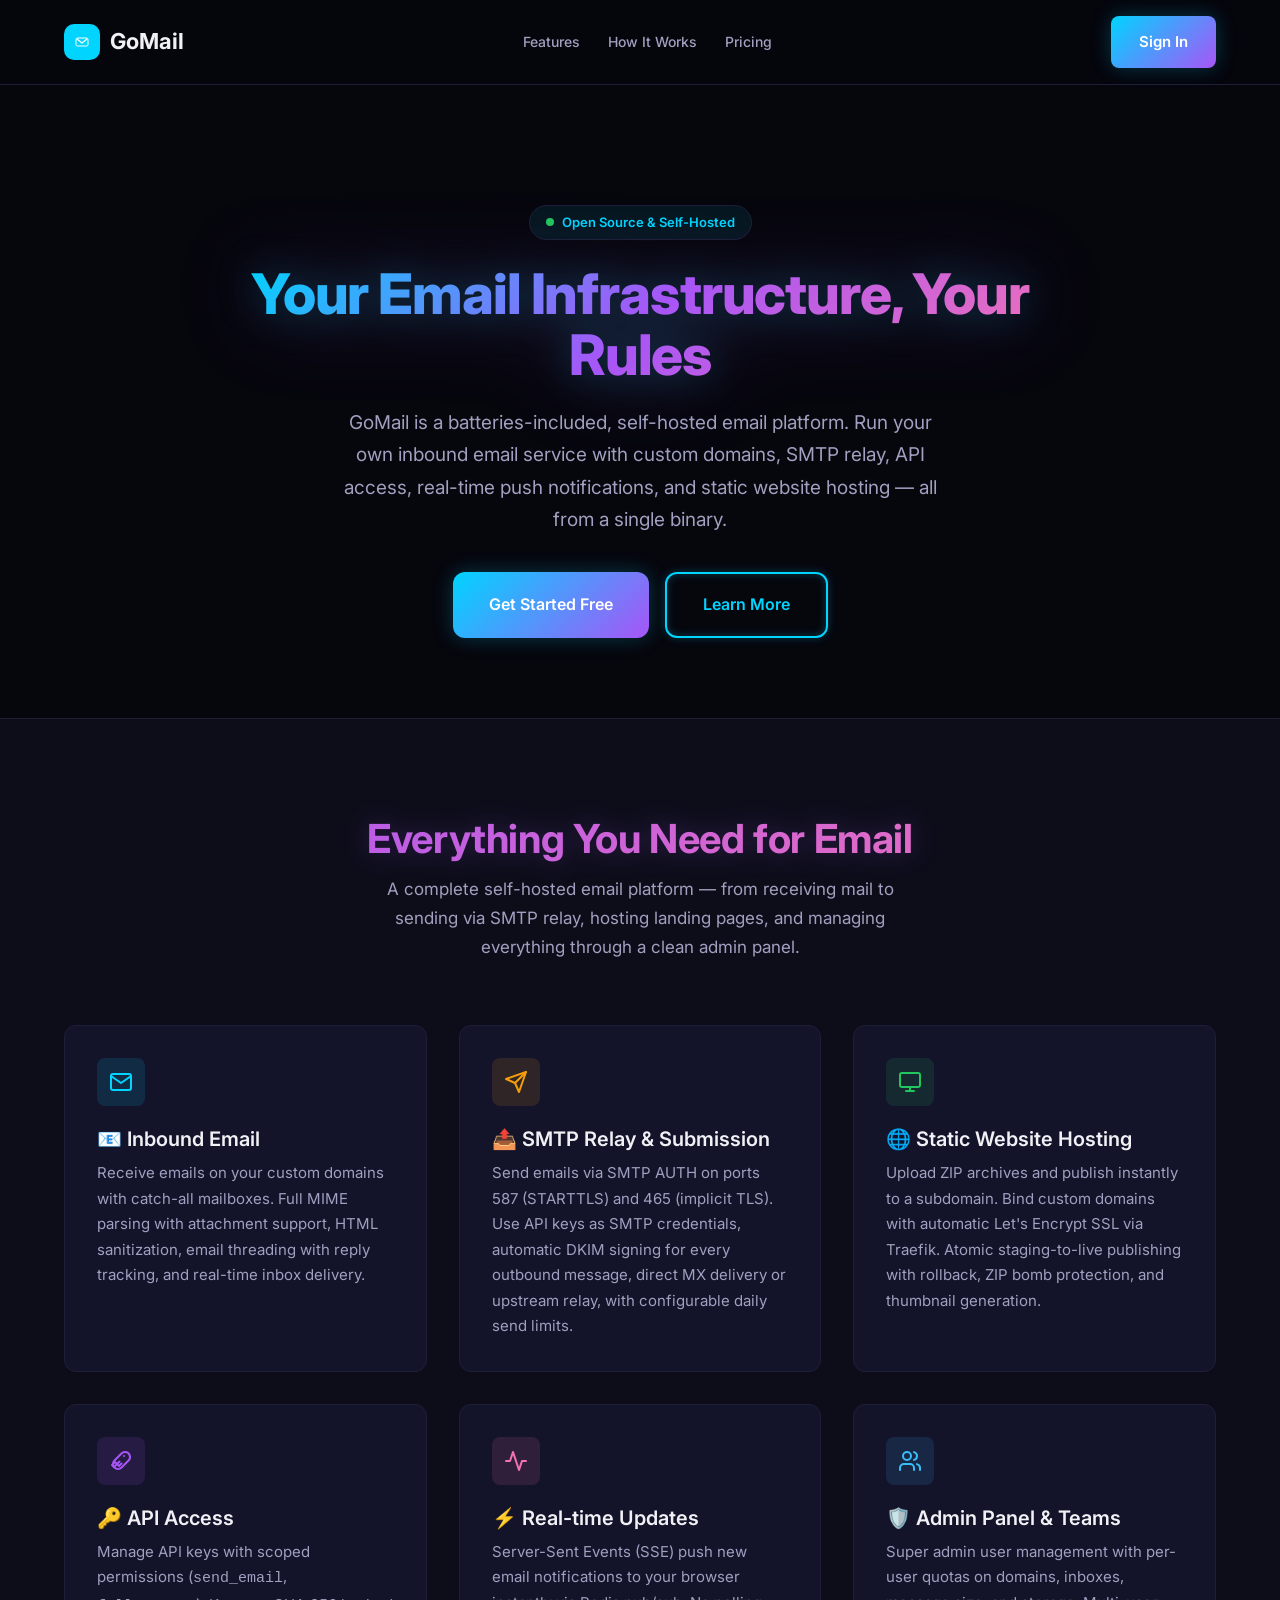
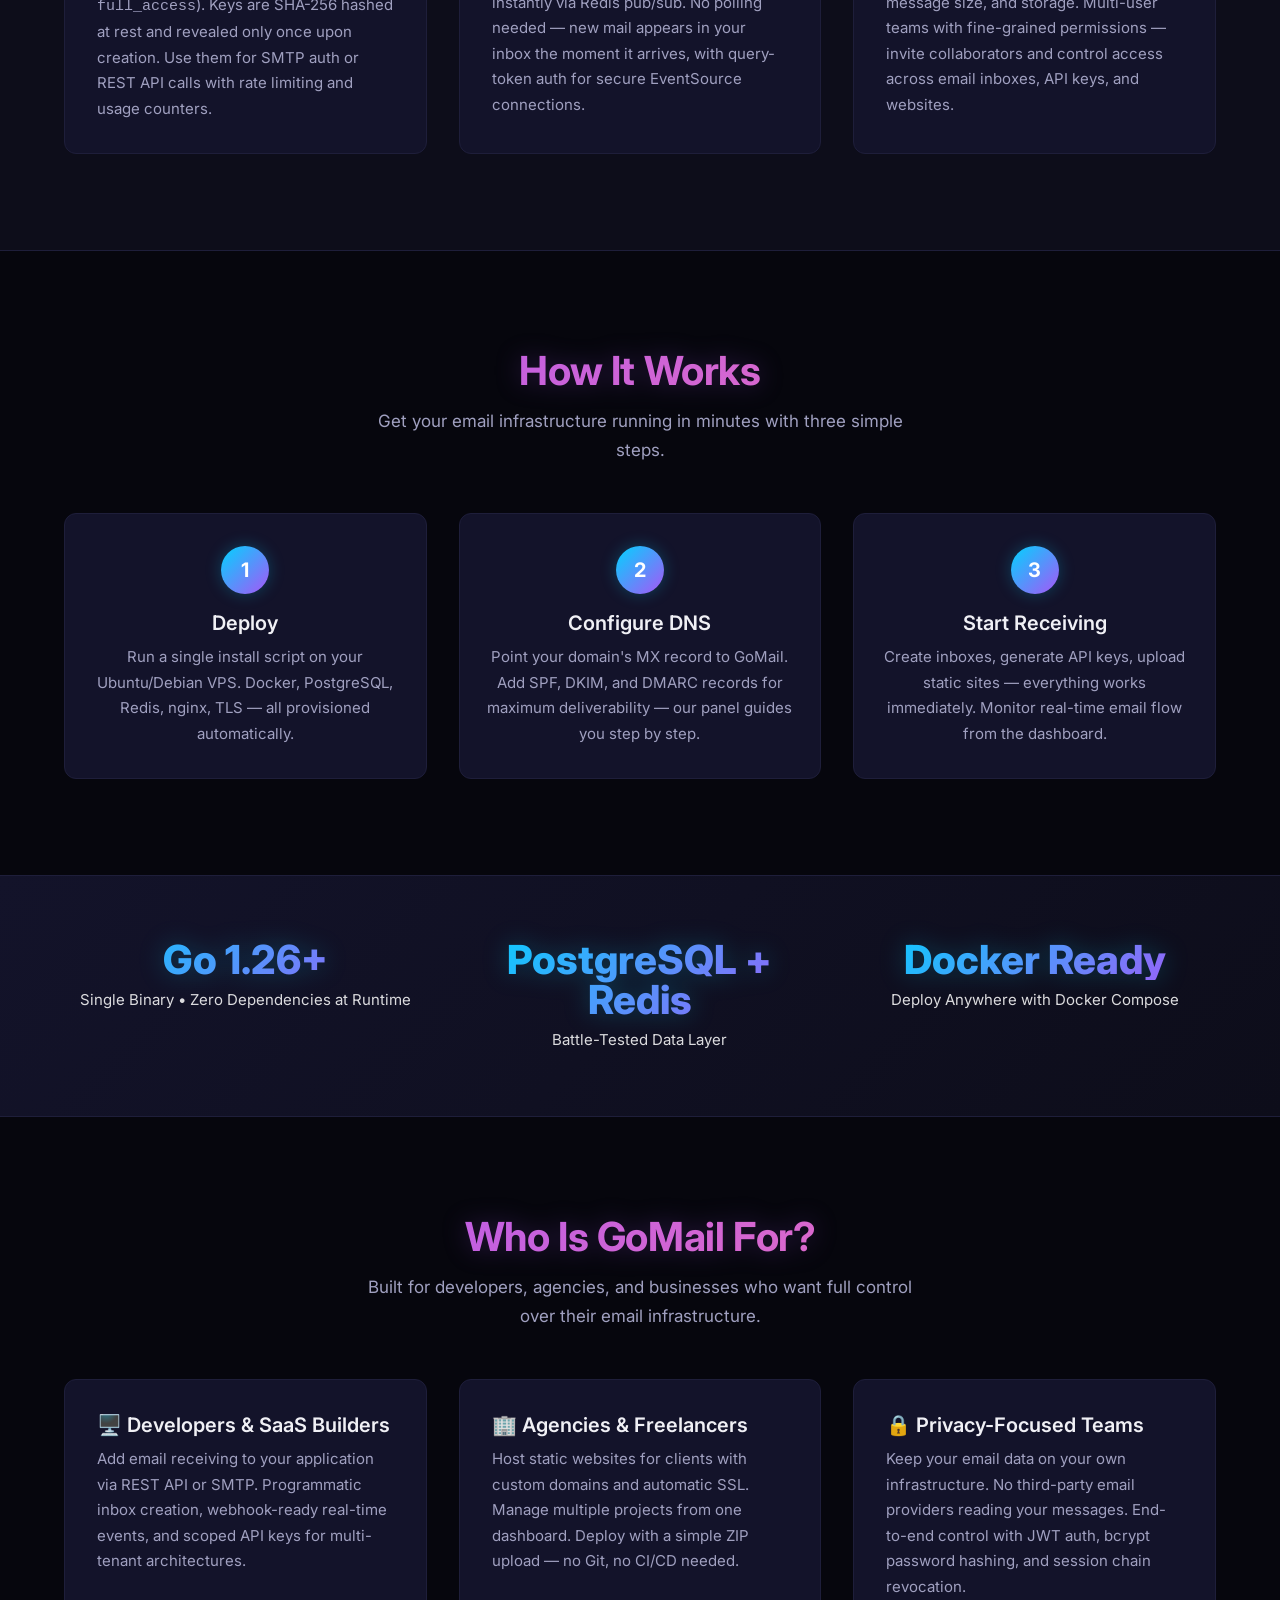
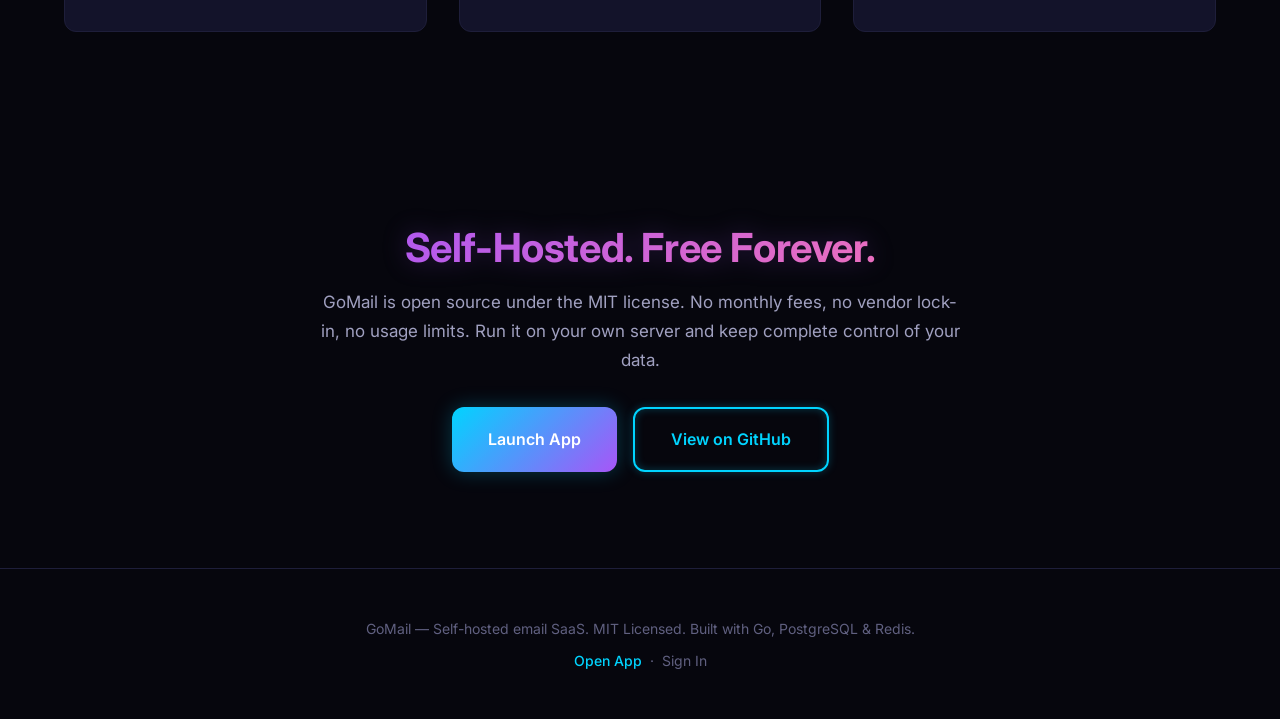
<file: landing/index.html>
<!doctype html>
<html lang="en">
<head>
<meta charset="utf-8">
<meta name="viewport" content="width=device-width, initial-scale=1">
<title>GoMail — Self-Hosted Email SaaS</title>
<meta name="description" content="Self-hosted email platform with custom domains, catch-all mailboxes, SMTP relay, API keys, real-time notifications, and static website hosting.">
<link rel="preconnect" href="https://fonts.googleapis.com">
<link rel="preconnect" href="https://fonts.gstatic.com" crossorigin>
<link href="https://fonts.googleapis.com/css2?family=Inter:wght@400;500;600;700;800&display=swap" rel="stylesheet">
<style>
/* ===== Reset & Variables ===== */
*,*::before,*::after{box-sizing:border-box;margin:0;padding:0}
:root{
  --c-bg:#06060d;
  --c-surface:#0d0d1a;
  --c-surface2:#13132a;
  --c-border:#1e1e3a;
  --c-border-light:#252545;
  --c-text:#f0f0f5;
  --c-text2:#a0a0c0;
  --c-text3:#606080;
  --c-primary:#00d4ff;
  --c-primary-hover:#33ddff;
  --c-primary-glow:rgba(0,212,255,.25);
  --c-primary-light:rgba(0,212,255,.08);
  --c-accent:#a855f7;
  --c-accent-glow:rgba(168,85,247,.25);
  --c-success:#22c55e;
  --c-warning:#f59e0b;
  --c-neon-1:#00d4ff;
  --c-neon-2:#a855f7;
  --c-neon-3:#f472b6;
  --radius:12px;
  --radius-sm:8px;
  --max-w:1152px;
  scroll-behavior:smooth;
}
html{font-size:16px;-webkit-font-smoothing:antialiased}
body{
  font-family:'Inter',-apple-system,BlinkMacSystemFont,'Segoe UI',sans-serif;
  background:var(--c-bg);color:var(--c-text);line-height:1.6;
  overflow-x:hidden;
}

/* ===== Typography ===== */
h1{font-size:clamp(36px,5vw,56px);font-weight:800;line-height:1.1;letter-spacing:-0.02em}
h2{font-size:clamp(28px,4vw,40px);font-weight:700;line-height:1.2;letter-spacing:-0.01em}
h3{font-size:20px;font-weight:600;line-height:1.3;color:var(--c-text)}
p{color:var(--c-text2);font-size:17px;line-height:1.7}

/* ===== Neon Gradient Text ===== */
.neon-text{
  background:linear-gradient(135deg,var(--c-neon-1) 0%,var(--c-neon-2) 50%,var(--c-neon-3) 100%);
  -webkit-background-clip:text;
  -webkit-text-fill-color:transparent;
  background-clip:text;
  filter:drop-shadow(0 0 20px var(--c-primary-glow)) drop-shadow(0 0 40px var(--c-accent-glow));
}
.neon-text-sub{
  background:linear-gradient(135deg,var(--c-neon-2) 0%,var(--c-neon-3) 100%);
  -webkit-background-clip:text;
  -webkit-text-fill-color:transparent;
  background-clip:text;
  filter:drop-shadow(0 0 12px var(--c-accent-glow));
}

/* ===== Layout ===== */
.container{width:min(var(--max-w),100% - 48px);margin:0 auto}
.section{padding:96px 0}

/* ===== Buttons ===== */
.btn{
  display:inline-flex;align-items:center;gap:8px;
  padding:14px 28px;font-size:15px;font-weight:600;
  border-radius:var(--radius-sm);text-decoration:none;
  transition:all 0.25s;cursor:pointer;border:none;
  white-space:nowrap;
}
.btn-primary{
  background:linear-gradient(135deg,var(--c-neon-1),var(--c-neon-2));
  color:#fff;box-shadow:0 0 20px var(--c-primary-glow);
}
.btn-primary:hover{
  transform:translateY(-2px);
  box-shadow:0 0 30px var(--c-primary-glow),0 0 60px var(--c-accent-glow);
}
.btn-outline{
  background:transparent;color:var(--c-primary);
  border:2px solid var(--c-primary);
  box-shadow:0 0 8px var(--c-primary-glow),inset 0 0 8px var(--c-primary-glow);
}
.btn-outline:hover{
  background:var(--c-primary-light);
  box-shadow:0 0 20px var(--c-primary-glow),inset 0 0 16px var(--c-primary-glow);
}
.btn-lg{padding:18px 36px;font-size:16px;border-radius:var(--radius)}

/* ===== Header ===== */
.header{
  position:sticky;top:0;z-index:100;
  background:rgba(6,6,13,.88);backdrop-filter:blur(16px);
  border-bottom:1px solid var(--c-border);
}
.header .container{
  display:flex;align-items:center;justify-content:space-between;
  padding:16px 0;
}
.logo{
  display:flex;align-items:center;gap:10px;
  font-size:22px;font-weight:700;color:var(--c-text);
  text-decoration:none;
}
.logo-icon{
  width:36px;height:36px;background:var(--c-primary);
  border-radius:10px;display:grid;place-items:center;
}
.logo-icon svg{width:20px;height:20px}
.header-cta{display:flex;align-items:center;gap:12px}
.header-link{font-size:14px;font-weight:500;color:var(--c-text2);text-decoration:none;padding:8px 12px;border-radius:6px;transition:all .15s}
.header-link:hover{color:var(--c-text);background:var(--c-border)}

/* ===== Hero ===== */
.hero{padding:120px 0 80px;text-align:center}
.hero .container{max-width:800px}
.hero-badge{
  display:inline-flex;align-items:center;gap:8px;
  padding:6px 16px;background:var(--c-primary-light);
  color:var(--c-primary);font-size:13px;font-weight:600;
  border-radius:99px;margin-bottom:24px;
  border:1px solid var(--c-border);
}
.hero-badge-dot{width:8px;height:8px;background:var(--c-success);border-radius:50%}
.hero h1{margin-bottom:20px}
.hero p{font-size:19px;max-width:600px;margin:0 auto 36px}
.hero-actions{display:flex;gap:16px;justify-content:center;flex-wrap:wrap}

/* ===== Features ===== */
.features-section{background:var(--c-surface);border-top:1px solid var(--c-border);border-bottom:1px solid var(--c-border)}
.features-section .section-header{text-align:center;margin-bottom:64px}
.features-section .section-header p{max-width:560px;margin:12px auto 0}
.features-grid{
  display:grid;grid-template-columns:repeat(auto-fit,minmax(320px,1fr));
  gap:32px;
}
.feature-card{
  padding:32px;background:var(--c-surface2);border-radius:var(--radius);
  border:1px solid var(--c-border);transition:transform .2s,box-shadow .2s,border-color .2s;
}
.feature-card:hover{
  transform:translateY(-2px);
  border-color:var(--c-primary);
  box-shadow:0 0 24px var(--c-primary-glow);
}
.feature-icon{
  width:48px;height:48px;border-radius:var(--radius-sm);
  display:grid;place-items:center;margin-bottom:20px;
}
.feature-icon.mail{background:rgba(0,212,255,.12);color:#00d4ff}
.feature-icon.smtp{background:rgba(245,158,11,.12);color:#f59e0b}
.feature-icon.site{background:rgba(34,197,94,.12);color:#22c55e}
.feature-icon.api{background:rgba(168,85,247,.12);color:#a855f7}
.feature-icon.realtime{background:rgba(244,114,182,.12);color:#f472b6}
.feature-icon.admin{background:rgba(56,189,248,.12);color:#38bdf8}
.feature-card h3{margin-bottom:8px}
.feature-card p{font-size:15px;color:var(--c-text2)}

/* ===== How It Works ===== */
.steps{display:grid;grid-template-columns:repeat(3,1fr);gap:32px;margin-top:48px}
.step{
  text-align:center;padding:32px 24px;
  background:var(--c-surface2);border-radius:var(--radius);
  border:1px solid var(--c-border);
}
.step-number{
  width:48px;height:48px;border-radius:50%;
  background:linear-gradient(135deg,var(--c-neon-1),var(--c-neon-2));
  color:#fff;
  display:grid;place-items:center;
  font-size:20px;font-weight:700;
  margin:0 auto 16px;
  box-shadow:0 0 16px var(--c-primary-glow);
}
.step h3{margin-bottom:8px}
.step p{font-size:15px}

/* ===== Stats ===== */
.stats{
  background:linear-gradient(135deg,var(--c-surface2),var(--c-surface));
  color:#fff;padding:64px 0;
  border-top:1px solid var(--c-border);
  border-bottom:1px solid var(--c-border);
}
.stats-grid{display:grid;grid-template-columns:repeat(3,1fr);gap:32px;text-align:center}
.stat-number{
  font-size:40px;font-weight:800;line-height:1;
  background:linear-gradient(135deg,var(--c-neon-1),var(--c-neon-2));
  -webkit-background-clip:text;
  -webkit-text-fill-color:transparent;
  background-clip:text;
  filter:drop-shadow(0 0 12px var(--c-primary-glow));
}
.stat-label{font-size:15px;opacity:.85;margin-top:8px}

/* ===== CTA ===== */
.cta{text-align:center}
.cta .container{max-width:640px}
.cta h2{margin-bottom:16px}
.cta p{margin-bottom:32px}

/* ===== Footer ===== */
.footer{
  border-top:1px solid var(--c-border);
  padding:48px 0;text-align:center;
}
.footer p{font-size:14px;color:var(--c-text3)}

/* ===== Responsive ===== */
@media(max-width:768px){
  .section{padding:64px 0}
  .hero{padding:80px 0 48px}
  .steps{grid-template-columns:1fr}
  .stats-grid{grid-template-columns:1fr;gap:24px}
  .header-nav{display:none}
}
@media(max-width:480px){
  .container{width:calc(100% - 32px)}
  .features-grid{grid-template-columns:1fr}
  .hero-actions{flex-direction:column;align-items:center}
}
</style>
</head>
<body>

<!-- Header -->
<header class="header">
  <div class="container">
    <a href="#" class="logo">
      <span class="logo-icon">
        <svg width="20" height="20" viewBox="0 0 40 40" fill="none">
          <path d="M10 14L20 22L30 14" stroke="white" stroke-width="2.5" stroke-linecap="round" stroke-linejoin="round"/>
          <rect x="8" y="12" width="24" height="16" rx="3" stroke="white" stroke-width="2"/>
        </svg>
      </span>
      GoMail
    </a>
    <nav class="header-nav">
      <a href="#features" class="header-link">Features</a>
      <a href="#how-it-works" class="header-link">How It Works</a>
      <a href="#pricing" class="header-link">Pricing</a>
    </nav>
    <div class="header-cta">
      <a href="/app/login.html" class="btn btn-primary">Sign In</a>
    </div>
  </div>
</header>

<!-- Hero -->
<section class="hero">
  <div class="container">
    <div class="hero-badge">
      <span class="hero-badge-dot"></span>
      Open Source &amp; Self-Hosted
    </div>
    <h1 class="neon-text">Your Email Infrastructure, Your Rules</h1>
    <p>
      GoMail is a batteries-included, self-hosted email platform. Run your own inbound email service with custom domains, SMTP relay, API access, real-time push notifications, and static website hosting — all from a single binary.
    </p>
    <div class="hero-actions">
      <a href="/app/" class="btn btn-primary btn-lg">Get Started Free</a>
      <a href="#features" class="btn btn-outline btn-lg">Learn More</a>
    </div>
  </div>
</section>

<!-- Features -->
<section class="features-section" id="features">
  <div class="container section">
    <div class="section-header">
      <h2 class="neon-text-sub">Everything You Need for Email</h2>
      <p>A complete self-hosted email platform — from receiving mail to sending via SMTP relay, hosting landing pages, and managing everything through a clean admin panel.</p>
    </div>
    <div class="features-grid">

      <!-- Inbound Email -->
      <div class="feature-card">
        <div class="feature-icon mail">
          <svg width="24" height="24" viewBox="0 0 24 24" fill="none" stroke="currentColor" stroke-width="2" stroke-linecap="round" stroke-linejoin="round">
            <path d="M4 4h16c1.1 0 2 .9 2 2v12c0 1.1-.9 2-2 2H4c-1.1 0-2-.9-2-2V6c0-1.1.9-2 2-2z"/>
            <polyline points="22,6 12,13 2,6"/>
          </svg>
        </div>
        <h3>📧 Inbound Email</h3>
        <p>
          Receive emails on your custom domains with catch-all mailboxes. Full MIME parsing with attachment support, HTML sanitization, email threading with reply tracking, and real-time inbox delivery.
        </p>
      </div>

      <!-- SMTP Relay -->
      <div class="feature-card">
        <div class="feature-icon smtp">
          <svg width="24" height="24" viewBox="0 0 24 24" fill="none" stroke="currentColor" stroke-width="2" stroke-linecap="round" stroke-linejoin="round">
            <line x1="22" y1="2" x2="11" y2="13"/><polygon points="22 2 15 22 11 13 2 9 22 2"/>
          </svg>
        </div>
        <h3>📤 SMTP Relay &amp; Submission</h3>
        <p>
          Send emails via SMTP AUTH on ports 587 (STARTTLS) and 465 (implicit TLS). Use API keys as SMTP credentials, automatic DKIM signing for every outbound message, direct MX delivery or upstream relay, with configurable daily send limits.
        </p>
      </div>

      <!-- Static Websites -->
      <div class="feature-card">
        <div class="feature-icon site">
          <svg width="24" height="24" viewBox="0 0 24 24" fill="none" stroke="currentColor" stroke-width="2" stroke-linecap="round" stroke-linejoin="round">
            <rect x="2" y="3" width="20" height="14" rx="2" ry="2"/><line x1="8" y1="21" x2="16" y2="21"/><line x1="12" y1="17" x2="12" y2="21"/>
          </svg>
        </div>
        <h3>🌐 Static Website Hosting</h3>
        <p>
          Upload ZIP archives and publish instantly to a subdomain. Bind custom domains with automatic Let's Encrypt SSL via Traefik. Atomic staging-to-live publishing with rollback, ZIP bomb protection, and thumbnail generation.
        </p>
      </div>

      <!-- API Keys -->
      <div class="feature-card">
        <div class="feature-icon api">
          <svg width="24" height="24" viewBox="0 0 24 24" fill="none" stroke="currentColor" stroke-width="2" stroke-linecap="round" stroke-linejoin="round">
            <path d="M15 7h.01"/><path d="M10.5 12.5L8 15l-2-2-3 3 2 2 3-3 2 2 2.5-2.5"/>
            <path d="M16 3a5 5 0 0 1 3.54 8.54l-7 7A5 5 0 0 1 5.46 11.46l7-7A5 5 0 0 1 16 3Z"/>
          </svg>
        </div>
        <h3>🔑 API Access</h3>
        <p>
          Manage API keys with scoped permissions (<code>send_email</code>, <code>full_access</code>). Keys are SHA-256 hashed at rest and revealed only once upon creation. Use them for SMTP auth or REST API calls with rate limiting and usage counters.
        </p>
      </div>

      <!-- Realtime -->
      <div class="feature-card">
        <div class="feature-icon realtime">
          <svg width="24" height="24" viewBox="0 0 24 24" fill="none" stroke="currentColor" stroke-width="2" stroke-linecap="round" stroke-linejoin="round">
            <polyline points="22 12 18 12 15 21 9 3 6 12 2 12"/>
          </svg>
        </div>
        <h3>⚡ Real-time Updates</h3>
        <p>
          Server-Sent Events (SSE) push new email notifications to your browser instantly via Redis pub/sub. No polling needed — new mail appears in your inbox the moment it arrives, with query-token auth for secure EventSource connections.
        </p>
      </div>

      <!-- Admin Panel -->
      <div class="feature-card">
        <div class="feature-icon admin">
          <svg width="24" height="24" viewBox="0 0 24 24" fill="none" stroke="currentColor" stroke-width="2" stroke-linecap="round" stroke-linejoin="round">
            <path d="M16 21v-2a4 4 0 0 0-4-4H6a4 4 0 0 0-4 4v2"/><circle cx="9" cy="7" r="4"/>
            <path d="M22 21v-2a4 4 0 0 0-3-3.87"/><path d="M16 3.13a4 4 0 0 1 0 7.75"/>
          </svg>
        </div>
        <h3>🛡️ Admin Panel &amp; Teams</h3>
        <p>
          Super admin user management with per-user quotas on domains, inboxes, message size, and storage. Multi-user teams with fine-grained permissions — invite collaborators and control access across email inboxes, API keys, and websites.
        </p>
      </div>

    </div>
  </div>
</section>

<!-- How It Works -->
<section class="section" id="how-it-works">
  <div class="container">
    <div class="section-header" style="text-align:center;margin-bottom:48px">
      <h2 class="neon-text-sub">How It Works</h2>
      <p style="max-width:560px;margin:12px auto 0">Get your email infrastructure running in minutes with three simple steps.</p>
    </div>
    <div class="steps">
      <div class="step">
        <div class="step-number">1</div>
        <h3>Deploy</h3>
        <p>Run a single install script on your Ubuntu/Debian VPS. Docker, PostgreSQL, Redis, nginx, TLS — all provisioned automatically.</p>
      </div>
      <div class="step">
        <div class="step-number">2</div>
        <h3>Configure DNS</h3>
        <p>Point your domain's MX record to GoMail. Add SPF, DKIM, and DMARC records for maximum deliverability — our panel guides you step by step.</p>
      </div>
      <div class="step">
        <div class="step-number">3</div>
        <h3>Start Receiving</h3>
        <p>Create inboxes, generate API keys, upload static sites — everything works immediately. Monitor real-time email flow from the dashboard.</p>
      </div>
    </div>
  </div>
</section>

<!-- Stats -->
<section class="stats">
  <div class="container">
    <div class="stats-grid">
      <div>
        <div class="stat-number">Go 1.26+</div>
        <div class="stat-label">Single Binary • Zero Dependencies at Runtime</div>
      </div>
      <div>
        <div class="stat-number">PostgreSQL + Redis</div>
        <div class="stat-label">Battle-Tested Data Layer</div>
      </div>
      <div>
        <div class="stat-number">Docker Ready</div>
        <div class="stat-label">Deploy Anywhere with Docker Compose</div>
      </div>
    </div>
  </div>
</section>

<!-- Use Cases -->
<section class="section">
  <div class="container">
    <div class="section-header" style="text-align:center;margin-bottom:48px">
      <h2 class="neon-text-sub">Who Is GoMail For?</h2>
      <p style="max-width:560px;margin:12px auto 0">Built for developers, agencies, and businesses who want full control over their email infrastructure.</p>
    </div>
    <div class="features-grid">
      <div class="feature-card">
        <h3>🖥️ Developers &amp; SaaS Builders</h3>
        <p>Add email receiving to your application via REST API or SMTP. Programmatic inbox creation, webhook-ready real-time events, and scoped API keys for multi-tenant architectures.</p>
      </div>
      <div class="feature-card">
        <h3>🏢 Agencies &amp; Freelancers</h3>
        <p>Host static websites for clients with custom domains and automatic SSL. Manage multiple projects from one dashboard. Deploy with a simple ZIP upload — no Git, no CI/CD needed.</p>
      </div>
      <div class="feature-card">
        <h3>🔒 Privacy-Focused Teams</h3>
        <p>Keep your email data on your own infrastructure. No third-party email providers reading your messages. End-to-end control with JWT auth, bcrypt password hashing, and session chain revocation.</p>
      </div>
    </div>
  </div>
</section>

<!-- CTA -->
<section class="section cta" id="pricing">
  <div class="container">
    <h2 class="neon-text-sub">Self-Hosted. Free Forever.</h2>
    <p>
      GoMail is open source under the MIT license. No monthly fees, no vendor lock-in, no usage limits. Run it on your own server and keep complete control of your data.
    </p>
    <div style="display:flex;gap:16px;justify-content:center;flex-wrap:wrap">
      <a href="/app/" class="btn btn-primary btn-lg">Launch App</a>
      <a href="https://github.com" class="btn btn-outline btn-lg" target="_blank" rel="noopener">View on GitHub</a>
    </div>
  </div>
</section>

<!-- Footer -->
<footer class="footer">
  <div class="container">
    <p>GoMail — Self-hosted email SaaS. MIT Licensed. Built with Go, PostgreSQL &amp; Redis.</p>
    <p style="margin-top:8px">
      <a href="/app/" style="color:var(--c-primary);text-decoration:none;font-weight:500">Open App</a>
      &nbsp;·&nbsp;
      <a href="/app/login.html" style="color:var(--c-text3);text-decoration:none">Sign In</a>
    </p>
  </div>
</footer>

</body>
</html>
</file>
